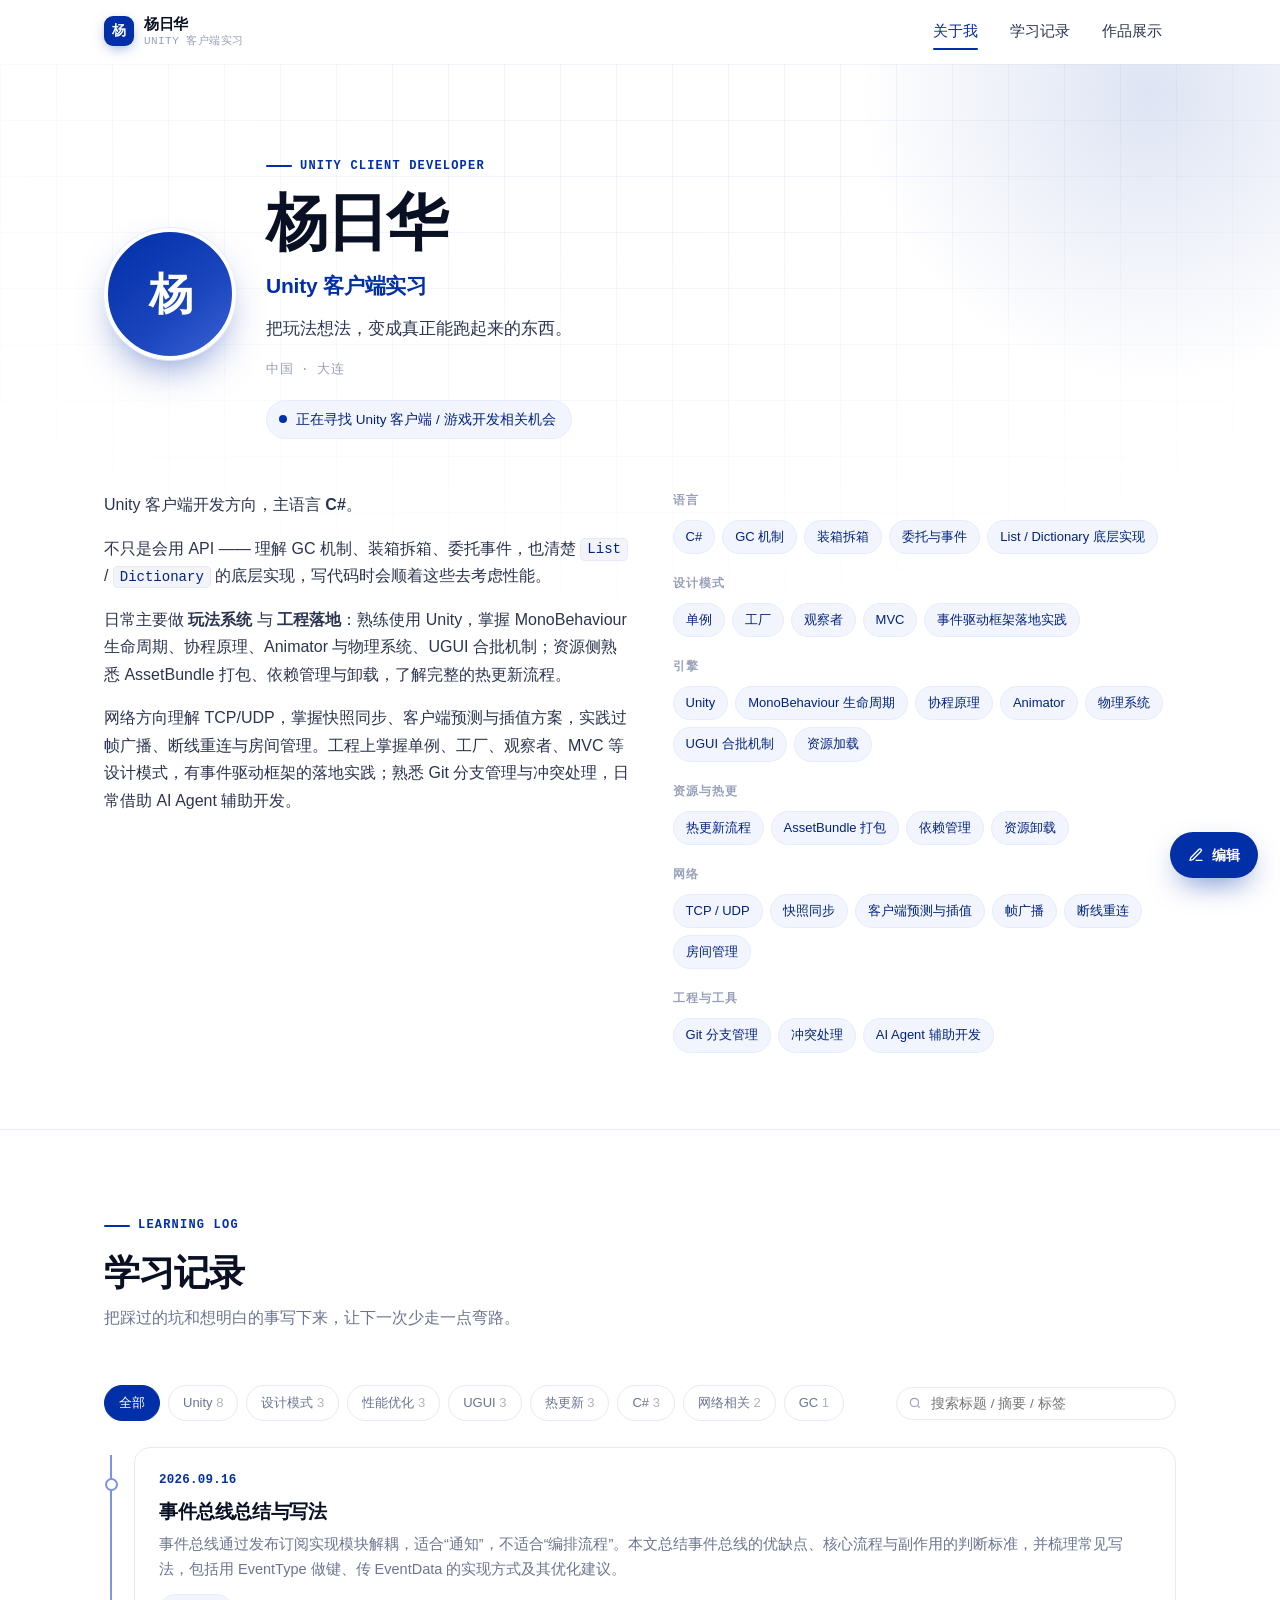
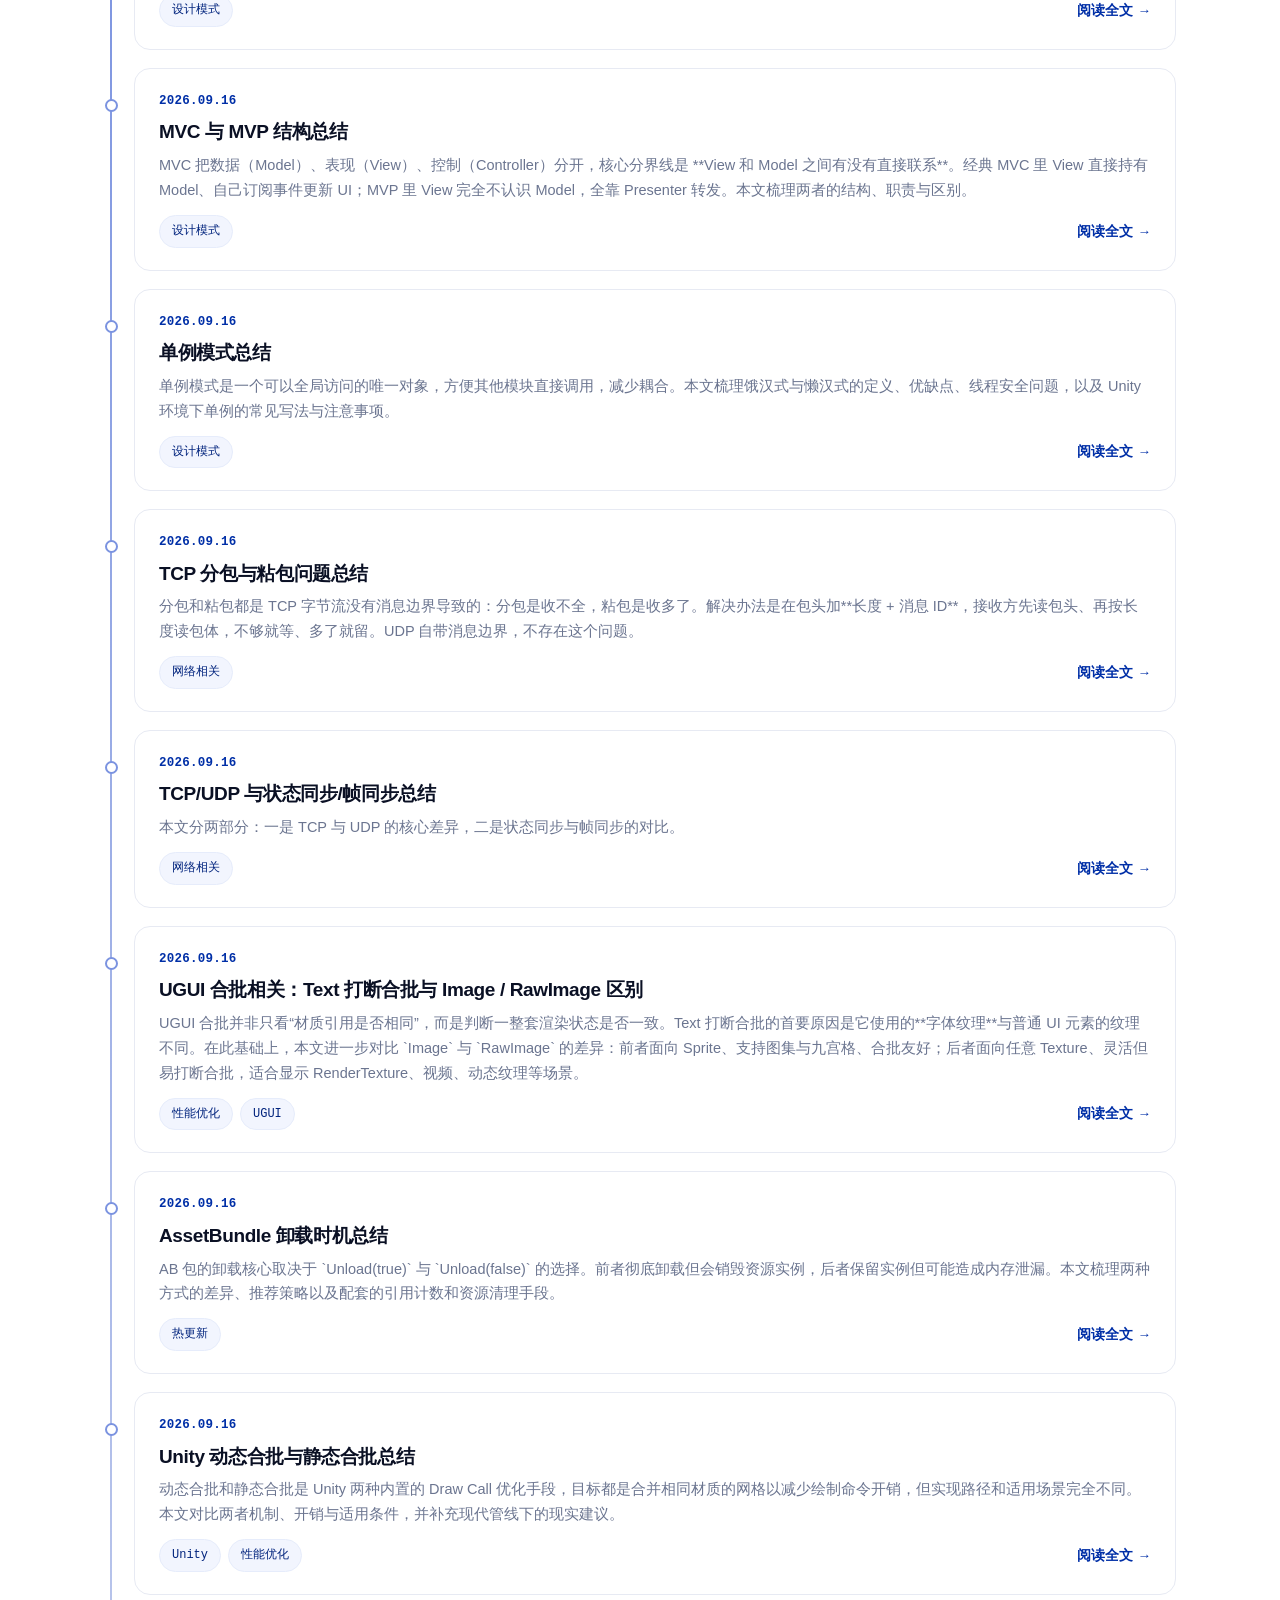
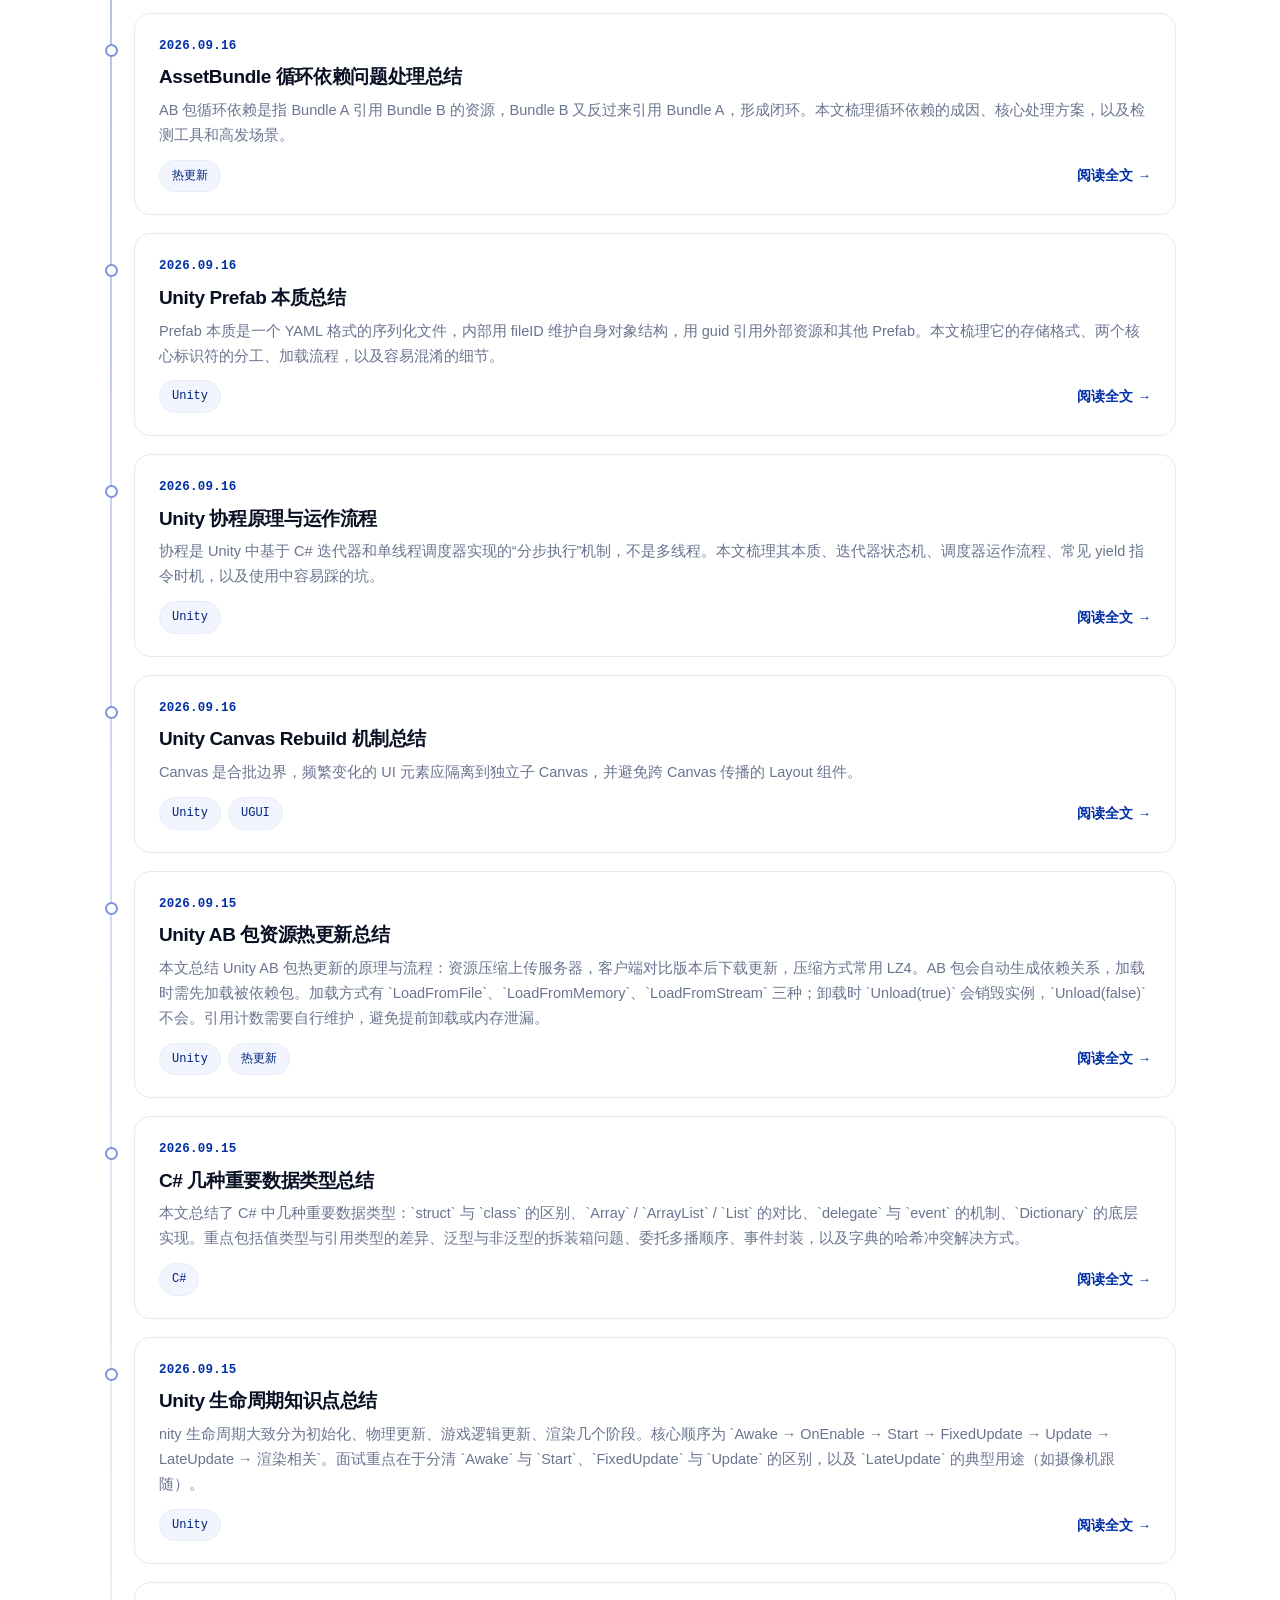
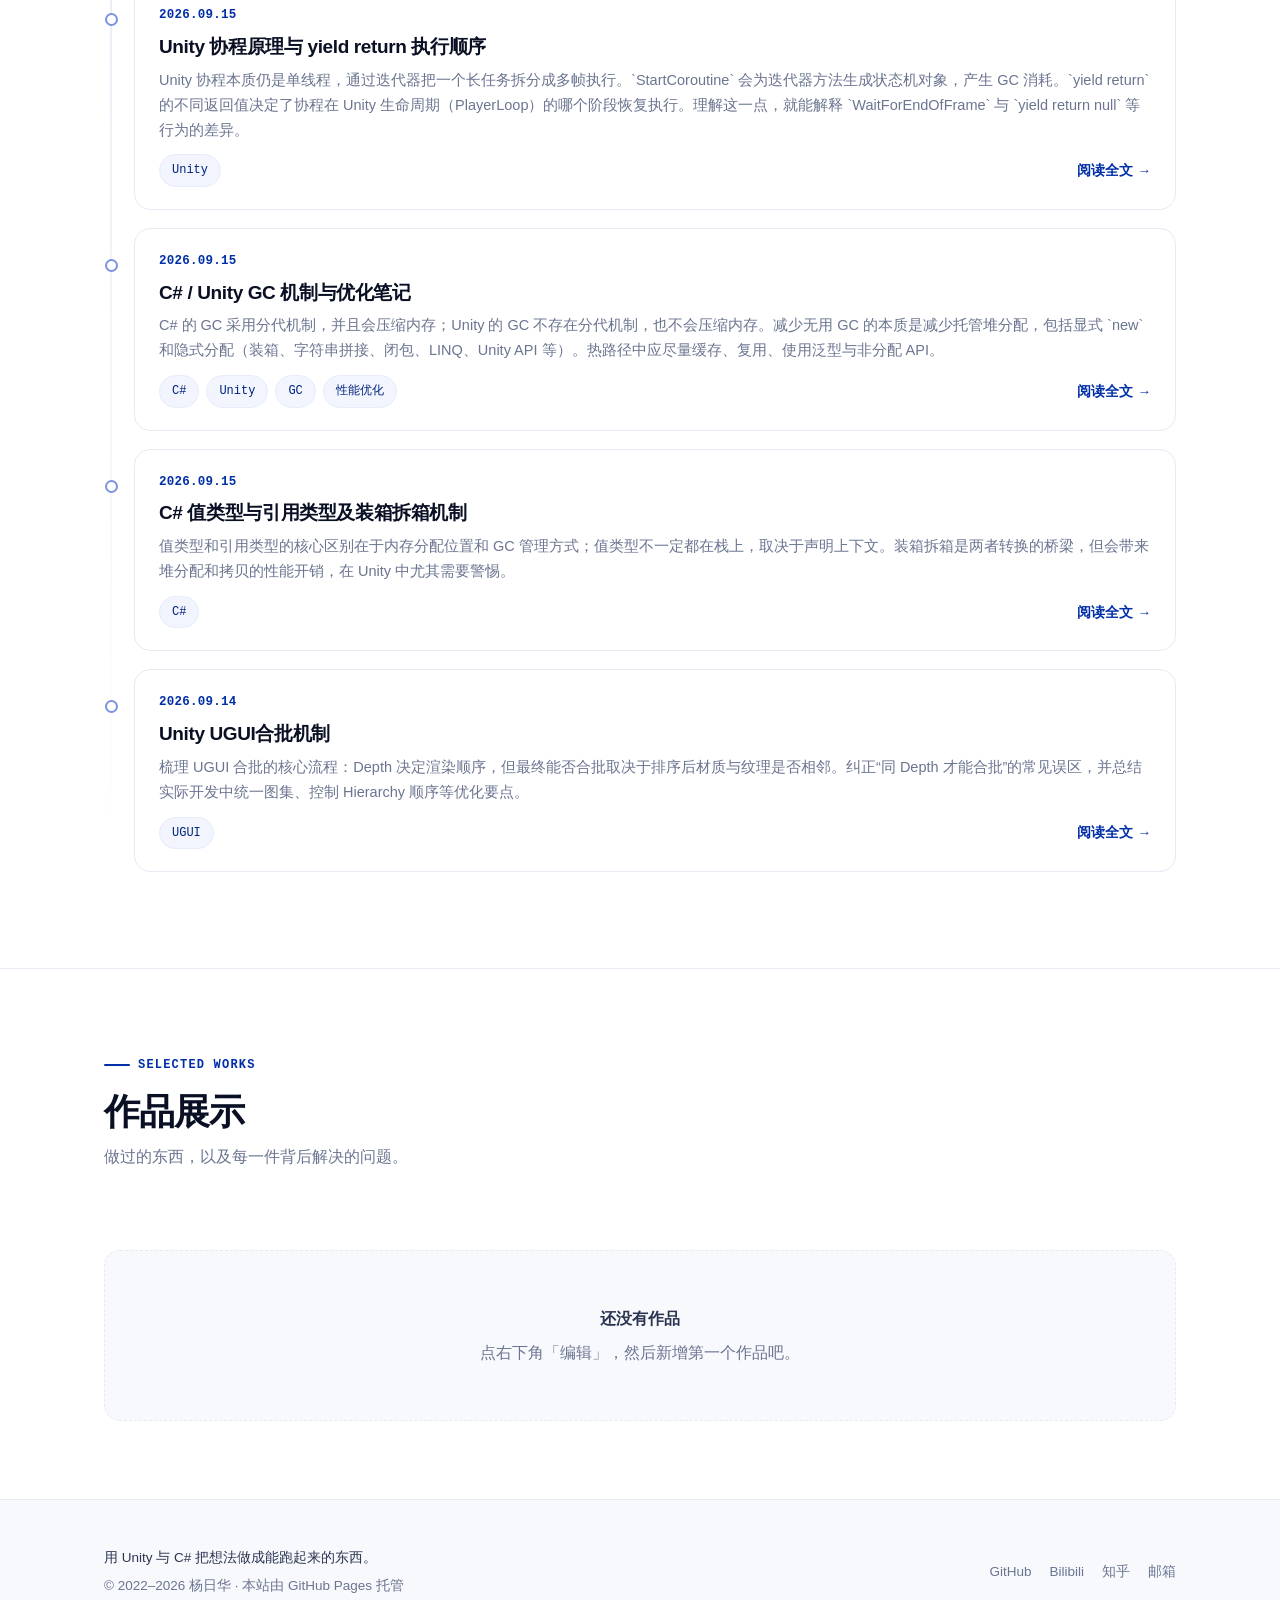
<file: index.html>
<!DOCTYPE html>
<html lang="zh-CN">
<head>
  <meta charset="UTF-8">
  <meta name="viewport" content="width=device-width, initial-scale=1, viewport-fit=cover">
  <title>作品集 · Unity 客户端开发</title>
  <meta name="description" content="Unity 客户端开发工程师个人作品集：自我介绍、学习记录与作品展示。">
  <meta name="theme-color" content="#002FA7">
  <meta name="color-scheme" content="light">

  <!-- 社交分享 -->
  <meta property="og:type" content="website">
  <meta property="og:title" content="作品集 · Unity 客户端开发">
  <meta property="og:description" content="Unity 客户端开发工程师个人作品集：自我介绍、学习记录与作品展示。">

  <link rel="stylesheet" href="styles.css">
  <link rel="icon" href="data:image/svg+xml,%3Csvg xmlns='http://www.w3.org/2000/svg' viewBox='0 0 32 32'%3E%3Crect width='32' height='32' rx='8' fill='%23002FA7'/%3E%3Ctext x='16' y='22' font-family='monospace' font-size='16' font-weight='700' fill='white' text-anchor='middle'%3EU%3C/text%3E%3C/svg%3E">
</head>
<body>

  <div class="progress-bar" id="progressBar"></div>

  <!-- ============ 顶部导航 ============ -->
  <header class="site-header" id="siteHeader">
    <div class="container header-inner">
      <a class="brand" href="#top">
        <span class="brand-mark" id="brandMark">U</span>
        <span>
          <span class="brand-text" id="brandText">作品集</span>
          <span class="brand-sub" id="brandSub">UNITY · CLIENT DEV</span>
        </span>
      </a>
      <nav class="nav" id="nav">
        <a href="#about">关于我</a>
        <a href="#learning">学习记录</a>
        <a href="#works">作品展示</a>
      </nav>
    </div>
  </header>

  <main id="top">

    <!-- ============ 自我介绍 ============ -->
    <section class="hero" id="about">
      <div class="hero-bg" aria-hidden="true"></div>
      <div class="container hero-inner">

        <div class="editable" id="profileHero">
          <div class="hero-top">
            <div class="avatar" id="avatar"></div>
            <div class="hero-meta">
              <div class="eyebrow" id="heroRole">UNITY CLIENT DEVELOPER</div>
              <h1 class="hero-name" id="heroName">加载中…</h1>
              <p class="hero-role" id="heroRoleLine"></p>
              <p class="hero-tagline" id="heroTagline"></p>
              <div id="heroStatusWrap"></div>
            </div>
          </div>

          <div class="stats" id="stats"></div>

          <div class="hero-cols">
            <div class="prose" id="heroBio"></div>
            <div class="skill-groups" id="skillGroups"></div>
          </div>
        </div>

        <div class="add-row">
          <button class="btn btn-soft" data-edit="profile">编辑自我介绍</button>
        </div>
      </div>
    </section>

    <!-- ============ 学习记录 ============ -->
    <section class="section" id="learning">
      <div class="container">
        <div class="section-head">
          <div class="section-head-row">
            <div>
              <div class="eyebrow">LEARNING LOG</div>
              <h2 class="section-title">学习记录</h2>
              <p class="section-desc" id="learningDesc">
                把踩过的坑和想明白的事写下来，让下一次少走一点弯路。
              </p>
            </div>
            <div class="edit-tools-inline">
              <button class="btn btn-soft btn-sm" data-add="learning">＋ 新增记录</button>
            </div>
          </div>
        </div>

        <div class="filters" id="learningFilters"></div>
        <div class="timeline" id="learningList"></div>
        <div class="add-row">
          <button class="btn btn-soft" data-add="learning">＋ 新增学习记录</button>
        </div>
      </div>
    </section>

    <!-- ============ 作品展示 ============ -->
    <section class="section" id="works">
      <div class="container">
        <div class="section-head">
          <div class="section-head-row">
            <div>
              <div class="eyebrow">SELECTED WORKS</div>
              <h2 class="section-title">作品展示</h2>
              <p class="section-desc" id="worksDesc">
                做过的东西，以及每一件背后解决的问题。
              </p>
            </div>
            <div class="edit-tools-inline">
              <button class="btn btn-soft btn-sm" data-add="works">＋ 新增作品</button>
            </div>
          </div>
        </div>

        <div class="filters" id="worksFilters"></div>
        <div class="works-grid" id="worksList"></div>
        <div class="add-row">
          <button class="btn btn-soft" data-add="works">＋ 新增作品</button>
        </div>
      </div>
    </section>

  </main>

  <!-- ============ 页脚 ============ -->
  <footer class="site-footer">
    <div class="container footer-inner">
      <div>
        <div id="footerNote" style="color:var(--ink-2);font-weight:500;margin-bottom:4px"></div>
        <div id="footerCopy"></div>
      </div>
      <div class="footer-links" id="footerLinks"></div>
    </div>
  </footer>

  <!-- ============ 编辑模式浮动按钮 ============ -->
  <button class="admin-fab" id="adminFab" title="进入编辑模式（本地保存 / 导出 / 同步）">
    <svg viewBox="0 0 24 24" width="16" height="16" fill="none" stroke="currentColor" stroke-width="2" stroke-linecap="round" stroke-linejoin="round">
      <path d="M12 20h9"></path>
      <path d="M16.5 3.5a2.12 2.12 0 0 1 3 3L7 19l-4 1 1-4Z"></path>
    </svg>
    <span id="adminFabText">编辑</span>
  </button>

  <!-- ============ 编辑工具栏 ============ -->
  <div class="admin-bar" id="adminBar">
    <div class="admin-bar-inner">
      <span class="admin-tag">编辑模式</span>
      <button class="btn btn-ghost btn-sm" id="btnExportJs">导出 data.js</button>
      <button class="btn btn-ghost btn-sm" id="btnExportJson">导出备份 JSON</button>
      <button class="btn btn-ghost btn-sm" id="btnImport">导入数据</button>
      <button class="btn btn-ghost btn-sm" id="btnGithub">GitHub 同步</button>
      <button class="btn btn-ghost btn-sm" id="btnSettings">设置</button>
      <button class="btn btn-ghost btn-sm" id="btnReset">恢复默认</button>
      <button class="btn btn-primary btn-sm" id="btnExit">完成</button>
    </div>
  </div>

  <!-- ============ 弹层容器 ============ -->
  <div class="modal-mask" id="modalMask">
    <div class="modal" id="modal" role="dialog" aria-modal="true">
      <div class="modal-head">
        <div>
          <div class="modal-title" id="modalTitle"></div>
          <div class="modal-sub" id="modalSub"></div>
        </div>
        <button class="modal-close" id="modalClose" aria-label="关闭">✕</button>
      </div>
      <div class="modal-body" id="modalBody"></div>
      <div class="modal-foot" id="modalFoot"></div>
    </div>
  </div>

  <div class="toast-wrap" id="toastWrap"></div>

  <input type="file" id="filePicker" accept=".json,.js,application/json,text/javascript" hidden>
  <input type="file" id="imagePicker" accept="image/*" hidden>

  <script src="data.js"></script>
  <script src="app.js"></script>
</body>
</html>
</file>
<file: styles.css>
/* ============================================================
   作品集样式表  styles.css
   设计基调：纯白底 + 克莱因蓝（International Klein Blue）
   ============================================================ */

/* ---------------- 设计变量 ---------------- */
:root {
  /* 克莱因蓝主色系 */
  --klein: #002fa7;
  --klein-700: #00237d;
  --klein-500: #1a45bd;
  --klein-300: #7b93e0;
  --klein-100: #e6ecfb;
  --klein-050: #f2f5fe;

  /* 中性色 */
  --ink: #0a1024;
  --ink-2: #2b3550;
  --muted: #6b7590;
  --muted-2: #97a0b8;
  --line: #e7eaf3;
  --line-2: #f0f2f8;
  --bg: #ffffff;
  --surface: #f8f9fd;
  --surface-2: #f2f4fa;

  /* 语义色 */
  --danger: #d92d20;
  --danger-bg: #fef3f2;
  --ok: #067647;

  /* 排版 */
  --font-sans: "Inter", -apple-system, BlinkMacSystemFont, "Segoe UI",
    "PingFang SC", "Hiragino Sans GB", "Microsoft YaHei", "Noto Sans SC", sans-serif;
  --font-mono: "JetBrains Mono", "SFMono-Regular", "SF Mono", Consolas,
    "Liberation Mono", Menlo, monospace;

  /* 尺寸 */
  --radius: 16px;
  --radius-sm: 10px;
  --radius-lg: 22px;
  --shadow-sm: 0 1px 2px rgba(10, 16, 36, .05);
  --shadow: 0 8px 24px -12px rgba(10, 16, 36, .16);
  --shadow-lg: 0 24px 60px -24px rgba(0, 47, 167, .28);
  --header-h: 64px;
  --maxw: 1120px;
}

/* ---------------- 基础重置 ---------------- */
*,
*::before,
*::after { box-sizing: border-box; }

html {
  scroll-behavior: smooth;
  scroll-padding-top: calc(var(--header-h) + 16px);
  -webkit-text-size-adjust: 100%;
}

body {
  margin: 0;
  background: var(--bg);
  color: var(--ink);
  font-family: var(--font-sans);
  font-size: 16px;
  line-height: 1.72;
  font-feature-settings: "kern" 1, "liga" 1;
  -webkit-font-smoothing: antialiased;
  -moz-osx-font-smoothing: grayscale;
}

img { max-width: 100%; display: block; }
a { color: var(--klein); text-decoration: none; }
a:hover { text-decoration: underline; text-underline-offset: 3px; }
button { font: inherit; cursor: pointer; }
h1, h2, h3, h4, h5, h6 { margin: 0; line-height: 1.3; font-weight: 700; letter-spacing: -.01em; }
p { margin: 0 0 1em; }
::selection { background: var(--klein); color: #fff; }

.container {
  width: 100%;
  max-width: var(--maxw);
  margin: 0 auto;
  padding: 0 24px;
}

/* 滚动条 */
::-webkit-scrollbar { width: 10px; height: 10px; }
::-webkit-scrollbar-track { background: var(--surface); }
::-webkit-scrollbar-thumb { background: #cdd3e4; border-radius: 99px; border: 2px solid var(--surface); }
::-webkit-scrollbar-thumb:hover { background: var(--klein-300); }

/* ---------------- 阅读进度条 ---------------- */
.progress-bar {
  position: fixed; top: 0; left: 0; height: 2px; width: 0;
  background: linear-gradient(90deg, var(--klein), var(--klein-300));
  z-index: 200; transition: width .1s linear;
}

/* ---------------- 顶部导航 ---------------- */
.site-header {
  position: sticky; top: 0; z-index: 100;
  height: var(--header-h);
  background: rgba(255, 255, 255, .82);
  backdrop-filter: saturate(180%) blur(14px);
  -webkit-backdrop-filter: saturate(180%) blur(14px);
  border-bottom: 1px solid transparent;
  transition: border-color .25s ease, box-shadow .25s ease;
}
.site-header.is-scrolled {
  border-bottom-color: var(--line);
  box-shadow: 0 1px 12px -6px rgba(10, 16, 36, .14);
}
.header-inner {
  height: 100%; display: flex; align-items: center; gap: 20px;
  justify-content: space-between;
}

.brand {
  display: flex; align-items: center; gap: 10px;
  color: var(--ink); font-weight: 700; letter-spacing: -.02em;
  text-decoration: none; white-space: nowrap;
}
.brand:hover { text-decoration: none; }
.brand-mark {
  width: 30px; height: 30px; border-radius: 9px;
  background: var(--klein); color: #fff;
  display: grid; place-items: center;
  font-family: var(--font-mono); font-size: 14px; font-weight: 700;
  box-shadow: 0 4px 14px -4px rgba(0, 47, 167, .55);
}
.brand-text { display: block; font-size: 15px; line-height: 1.25; }
.brand-sub {
  display: block;
  font-family: var(--font-mono); font-size: 11px; font-weight: 500;
  color: var(--muted-2); letter-spacing: .04em; line-height: 1.3;
}

.nav { display: flex; align-items: center; gap: 4px; }
.nav a {
  position: relative; padding: 8px 14px; border-radius: 8px;
  color: var(--ink-2); font-size: 14.5px; font-weight: 500;
  text-decoration: none; transition: color .18s, background .18s;
}
.nav a:hover { color: var(--klein); background: var(--klein-050); text-decoration: none; }
.nav a.is-active { color: var(--klein); }
.nav a.is-active::after {
  content: ""; position: absolute; left: 14px; right: 14px; bottom: 2px;
  height: 2px; border-radius: 2px; background: var(--klein);
}

/* ---------------- 按钮 ---------------- */
.btn {
  display: inline-flex; align-items: center; justify-content: center; gap: 7px;
  padding: 9px 18px; border-radius: 10px; border: 1px solid transparent;
  font-size: 14px; font-weight: 600; line-height: 1.4;
  text-decoration: none; white-space: nowrap;
  transition: background .18s, color .18s, border-color .18s, transform .18s, box-shadow .18s;
}
.btn:hover { text-decoration: none; }
.btn:active { transform: translateY(1px); }
.btn-primary { background: var(--klein); color: #fff; box-shadow: 0 6px 18px -8px rgba(0, 47, 167, .6); }
.btn-primary:hover { background: var(--klein-700); box-shadow: 0 10px 24px -10px rgba(0, 47, 167, .7); }
.btn-ghost { background: #fff; color: var(--ink-2); border-color: var(--line); }
.btn-ghost:hover { border-color: var(--klein-300); color: var(--klein); background: var(--klein-050); }
.btn-soft { background: var(--klein-100); color: var(--klein); }
.btn-soft:hover { background: #dae3fa; }
.btn-danger { background: #fff; color: var(--danger); border-color: #f6d2ce; }
.btn-danger:hover { background: var(--danger-bg); border-color: #eaa9a1; }
.btn-sm { padding: 6px 12px; font-size: 13px; border-radius: 8px; }
.btn-block { width: 100%; }
.btn[disabled] { opacity: .5; pointer-events: none; }

/* ---------------- Hero / 自我介绍 ---------------- */
.hero {
  position: relative; overflow: hidden;
  padding: 84px 0 76px;
  border-bottom: 1px solid var(--line);
}
.hero-bg { position: absolute; inset: 0; pointer-events: none; z-index: 0; }
.hero-bg::before {
  content: ""; position: absolute; inset: 0;
  background-image:
    linear-gradient(to right, rgba(0, 47, 167, .055) 1px, transparent 1px),
    linear-gradient(to bottom, rgba(0, 47, 167, .055) 1px, transparent 1px);
  background-size: 56px 56px;
  -webkit-mask-image: radial-gradient(ellipse 90% 70% at 50% 0%, #000 20%, transparent 78%);
  mask-image: radial-gradient(ellipse 90% 70% at 50% 0%, #000 20%, transparent 78%);
}
.hero-bg::after {
  content: ""; position: absolute; width: 620px; height: 620px; right: -180px; top: -280px;
  background: radial-gradient(circle, rgba(0, 47, 167, .13) 0%, rgba(0, 47, 167, 0) 66%);
  border-radius: 50%;
}
.hero-inner { position: relative; z-index: 1; }

.hero-top { display: flex; align-items: center; gap: 30px; flex-wrap: wrap; }

.avatar {
  flex: 0 0 auto; width: 132px; height: 132px; border-radius: 50%;
  overflow: hidden; position: relative;
  background: linear-gradient(140deg, var(--klein), var(--klein-500) 60%, #3d63d6);
  color: #fff; display: grid; place-items: center;
  font-size: 44px; font-weight: 700; letter-spacing: -.03em;
  box-shadow: 0 18px 44px -18px rgba(0, 47, 167, .7);
  border: 4px solid #fff;
  outline: 1px solid var(--klein-100);
}
.avatar img { width: 100%; height: 100%; object-fit: cover; }

.hero-meta { flex: 1 1 340px; min-width: 260px; }

.eyebrow {
  display: inline-flex; align-items: center; gap: 8px;
  font-family: var(--font-mono); font-size: 12px; font-weight: 600;
  letter-spacing: .1em; text-transform: uppercase; color: var(--klein);
  margin-bottom: 14px;
}
.eyebrow::before {
  content: ""; width: 26px; height: 2px; border-radius: 2px; background: var(--klein);
}

.hero-name {
  font-size: clamp(38px, 6vw, 62px); letter-spacing: -.035em; line-height: 1.06;
  margin-bottom: 12px;
}
.hero-role {
  font-size: clamp(17px, 2.2vw, 21px); font-weight: 600; color: var(--klein);
  letter-spacing: -.01em; margin-bottom: 10px;
}
.hero-tagline { font-size: 17px; color: var(--ink-2); max-width: 62ch; }

.hero-status {
  display: inline-flex; align-items: center; gap: 9px; margin-top: 18px;
  padding: 7px 15px 7px 12px; border-radius: 99px;
  background: var(--klein-050); border: 1px solid var(--klein-100);
  font-size: 13.5px; color: var(--klein-700); font-weight: 500;
}
.pulse-dot {
  width: 8px; height: 8px; border-radius: 50%; background: var(--klein);
  box-shadow: 0 0 0 0 rgba(0, 47, 167, .5); animation: pulse 2.2s infinite;
}
@keyframes pulse {
  0% { box-shadow: 0 0 0 0 rgba(0, 47, 167, .45); }
  70% { box-shadow: 0 0 0 9px rgba(0, 47, 167, 0); }
  100% { box-shadow: 0 0 0 0 rgba(0, 47, 167, 0); }
}

/* 数据亮点 */
.stats {
  display: grid; grid-template-columns: repeat(auto-fit, minmax(150px, 1fr));
  gap: 1px; margin-top: 48px;
  background: var(--line); border: 1px solid var(--line);
  border-radius: var(--radius); overflow: hidden;
}
.stat { background: #fff; padding: 20px 22px; }
.stat-value {
  font-size: 27px; font-weight: 700; color: var(--klein);
  letter-spacing: -.03em; font-family: var(--font-mono); line-height: 1.2;
}
.stat-label { font-size: 13.5px; color: var(--muted); margin-top: 3px; }

/* 简介 + 技能 */
.hero-cols {
  display: grid; grid-template-columns: minmax(0, 1.05fr) minmax(0, 1fr);
  gap: 40px; margin-top: 52px; align-items: start;
}
.prose { color: var(--ink-2); font-size: 16px; }
.prose > *:last-child { margin-bottom: 0; }
.prose h2, .prose h3, .prose h4 { color: var(--ink); margin: 1.4em 0 .5em; }
.prose h2 { font-size: 21px; }
.prose h3 { font-size: 18px; }
.prose ul, .prose ol { margin: 0 0 1em; padding-left: 1.35em; }
.prose li { margin: .3em 0; }
.prose li::marker { color: var(--klein-300); }
.prose blockquote {
  margin: 1.1em 0; padding: 12px 18px;
  border-left: 3px solid var(--klein); background: var(--klein-050);
  border-radius: 0 var(--radius-sm) var(--radius-sm) 0; color: var(--ink-2);
}
.prose blockquote p:last-child { margin-bottom: 0; }
.prose code {
  font-family: var(--font-mono); font-size: .875em;
  background: var(--surface-2); color: var(--klein-700);
  padding: .16em .42em; border-radius: 5px; border: 1px solid var(--line);
}
.prose pre {
  background: #0b1220; color: #d7e0ff; padding: 16px 18px; border-radius: var(--radius-sm);
  overflow-x: auto; margin: 1.1em 0; font-size: 13.5px; line-height: 1.7;
  border: 1px solid #1b2540;
}
.prose pre code { background: none; border: none; padding: 0; color: inherit; font-size: inherit; }
.prose hr { border: none; border-top: 1px solid var(--line); margin: 1.6em 0; }
.prose table { width: 100%; border-collapse: collapse; margin: 1.1em 0; font-size: 14.5px; }
.prose th, .prose td { border: 1px solid var(--line); padding: 9px 13px; text-align: left; }
.prose th { background: var(--surface); font-weight: 600; color: var(--ink); }
.prose img { border-radius: var(--radius-sm); border: 1px solid var(--line); margin: 1em 0; }

/* 技能分组 */
.skill-groups { display: flex; flex-direction: column; gap: 20px; }
.skill-group-title {
  font-family: var(--font-mono); font-size: 11.5px; font-weight: 600;
  letter-spacing: .1em; text-transform: uppercase; color: var(--muted-2);
  margin-bottom: 9px;
}
.chips { display: flex; flex-wrap: wrap; gap: 7px; }
.chip {
  display: inline-flex; align-items: center;
  padding: 5px 12px; border-radius: 99px;
  background: var(--klein-050); border: 1px solid var(--klein-100);
  color: var(--klein-700); font-size: 13px; font-weight: 500;
  transition: background .16s, border-color .16s;
}
.chip:hover { background: var(--klein-100); border-color: var(--klein-300); }
.chip-neutral { background: var(--surface); border-color: var(--line); color: var(--muted); }
.chip-mono { font-family: var(--font-mono); font-size: 12px; }

/* ---------------- 通用区块 ---------------- */
.section { padding: 78px 0; border-bottom: 1px solid var(--line); }
.section:last-of-type { border-bottom: none; }
.section-head { margin-bottom: 38px; }
.section-head-row {
  display: flex; align-items: flex-end; justify-content: space-between;
  gap: 24px; flex-wrap: wrap;
}
.section-title { font-size: clamp(26px, 3.4vw, 36px); letter-spacing: -.03em; }
.section-desc { color: var(--muted); font-size: 15.5px; margin-top: 8px; max-width: 62ch; }

/* 筛选 / 搜索 */
.filters {
  display: flex; flex-wrap: wrap; gap: 8px; align-items: center;
  margin-bottom: 26px;
}
.filter-chip {
  padding: 6px 14px; border-radius: 99px; border: 1px solid var(--line);
  background: #fff; color: var(--muted); font-size: 13px; font-weight: 500;
  transition: all .16s;
}
.filter-chip:hover { border-color: var(--klein-300); color: var(--klein); }
.filter-chip.is-on { background: var(--klein); border-color: var(--klein); color: #fff; }
.search-box {
  flex: 1 1 200px; max-width: 280px; margin-left: auto; position: relative;
}
.search-box input {
  width: 100%; padding: 8px 14px 8px 34px; border-radius: 99px;
  border: 1px solid var(--line); background: #fff; color: var(--ink);
  font-size: 13.5px; font-family: inherit; outline: none; transition: all .16s;
}
.search-box input:focus { border-color: var(--klein); box-shadow: 0 0 0 3px var(--klein-100); }
.search-box svg {
  position: absolute; left: 12px; top: 50%; transform: translateY(-50%);
  width: 14px; height: 14px; stroke: var(--muted-2); fill: none; stroke-width: 2;
}

/* ---------------- 学习记录（时间线） ---------------- */
.timeline { position: relative; padding-left: 30px; }
.timeline::before {
  content: ""; position: absolute; left: 6px; top: 8px; bottom: 8px;
  width: 1.5px; background: linear-gradient(180deg, var(--klein-300), var(--line) 75%, transparent);
}
.post {
  position: relative; margin-bottom: 18px;
  background: #fff; border: 1px solid var(--line); border-radius: var(--radius);
  padding: 22px 24px; cursor: pointer;
  transition: border-color .2s, box-shadow .2s, transform .2s;
}
.post:hover { border-color: var(--klein-300); box-shadow: var(--shadow); transform: translateY(-2px); }
.post::before {
  content: ""; position: absolute; left: -30px; top: 30px;
  width: 13px; height: 13px; border-radius: 50%;
  background: #fff; border: 2.5px solid var(--klein-300);
  transition: border-color .2s, background .2s;
}
.post:hover::before { border-color: var(--klein); background: var(--klein-100); }

.post-head { display: flex; align-items: center; gap: 12px; flex-wrap: wrap; margin-bottom: 8px; }
.post-date {
  font-family: var(--font-mono); font-size: 12.5px; font-weight: 600;
  color: var(--klein); letter-spacing: .02em;
}
.post-title { font-size: 19px; letter-spacing: -.02em; margin-bottom: 8px; }
.post:hover .post-title { color: var(--klein); }
.post-summary { color: var(--muted); font-size: 14.5px; margin-bottom: 12px; }
.post-foot { display: flex; align-items: center; justify-content: space-between; gap: 14px; flex-wrap: wrap; }
.post-more {
  font-size: 13.5px; font-weight: 600; color: var(--klein);
  display: inline-flex; align-items: center; gap: 5px;
}
.post-more::after { content: "→"; transition: transform .2s; }
.post:hover .post-more::after { transform: translateX(3px); }

/* ---------------- 作品展示 ---------------- */
.works-grid {
  display: grid; grid-template-columns: repeat(auto-fill, minmax(320px, 1fr));
  gap: 22px;
}
.work-card {
  display: flex; flex-direction: column; overflow: hidden;
  background: #fff; border: 1px solid var(--line); border-radius: var(--radius);
  cursor: pointer; position: relative;
  transition: border-color .2s, box-shadow .2s, transform .2s;
}
.work-card:hover {
  border-color: var(--klein-300); box-shadow: var(--shadow-lg); transform: translateY(-4px);
}
.work-cover {
  position: relative; aspect-ratio: 16 / 9; overflow: hidden;
  background: linear-gradient(135deg, var(--klein) 0%, var(--klein-500) 55%, #4166d8 100%);
  display: grid; place-items: center;
}
.work-cover img { width: 100%; height: 100%; object-fit: cover; transition: transform .5s ease; }
.work-card:hover .work-cover img { transform: scale(1.05); }
.work-cover-ph {
  position: relative; z-index: 1; text-align: center; color: #fff; padding: 20px;
}
.work-cover-ph::before {
  content: ""; position: absolute; inset: -1000px;
  background-image:
    linear-gradient(to right, rgba(255, 255, 255, .07) 1px, transparent 1px),
    linear-gradient(to bottom, rgba(255, 255, 255, .07) 1px, transparent 1px);
  background-size: 34px 34px; z-index: -1;
}
.work-cover-initial {
  font-family: var(--font-mono); font-size: 42px; font-weight: 700;
  letter-spacing: -.05em; opacity: .95; line-height: 1;
}
.work-cover-year {
  font-family: var(--font-mono); font-size: 12px; letter-spacing: .22em;
  opacity: .7; margin-top: 8px;
}
.badge-featured {
  position: absolute; top: 12px; left: 12px; z-index: 2;
  padding: 4px 11px; border-radius: 99px;
  background: rgba(255, 255, 255, .95); color: var(--klein);
  font-size: 11.5px; font-weight: 700; letter-spacing: .04em;
  backdrop-filter: blur(6px); box-shadow: var(--shadow-sm);
}
.work-body { padding: 20px 22px 22px; display: flex; flex-direction: column; flex: 1; }
.work-title { font-size: 18.5px; letter-spacing: -.02em; margin-bottom: 5px; }
.work-card:hover .work-title { color: var(--klein); }
.work-sub { font-size: 13.5px; color: var(--muted); margin-bottom: 12px; }
.work-desc {
  font-size: 14px; color: var(--ink-2); margin-bottom: 14px;
  display: -webkit-box; -webkit-line-clamp: 3; -webkit-box-orient: vertical;
  overflow: hidden;
}
.work-tags { display: flex; flex-wrap: wrap; gap: 6px; margin-top: auto; }

/* ---------------- 空状态 ---------------- */
.empty {
  text-align: center; padding: 54px 24px; border: 1px dashed var(--line);
  border-radius: var(--radius); color: var(--muted); background: var(--surface);
}
.empty-title { font-weight: 600; color: var(--ink-2); margin-bottom: 6px; }

/* ---------------- 页脚 ---------------- */
.site-footer {
  padding: 46px 0 40px; border-top: 1px solid var(--line); background: var(--surface);
}
.footer-inner {
  display: flex; align-items: center; justify-content: space-between;
  gap: 20px; flex-wrap: wrap; color: var(--muted); font-size: 13.5px;
}
.footer-links { display: flex; gap: 18px; flex-wrap: wrap; }
.footer-links a { color: var(--muted); font-weight: 500; }
.footer-links a:hover { color: var(--klein); }

/* ---------------- 阅读器 / 详情弹层 ---------------- */
.modal-mask {
  position: fixed; inset: 0; z-index: 300;
  background: rgba(10, 16, 36, .5);
  backdrop-filter: blur(6px); -webkit-backdrop-filter: blur(6px);
  display: flex; align-items: flex-start; justify-content: center;
  padding: 40px 20px; overflow-y: auto;
  opacity: 0; visibility: hidden; transition: opacity .22s, visibility .22s;
}
.modal-mask.is-open { opacity: 1; visibility: visible; }
.modal {
  background: #fff; border-radius: var(--radius-lg); width: 100%; max-width: 720px;
  box-shadow: 0 40px 100px -30px rgba(10, 16, 36, .5);
  transform: translateY(14px) scale(.99); transition: transform .26s cubic-bezier(.2, .8, .3, 1);
  overflow: hidden; margin: auto 0;
}
.modal-mask.is-open .modal { transform: none; }
.modal-lg { max-width: 840px; }
.modal-head {
  display: flex; align-items: flex-start; justify-content: space-between; gap: 18px;
  padding: 24px 28px 18px; border-bottom: 1px solid var(--line);
  position: sticky; top: 0; background: #fff; z-index: 2;
}
.modal-title { font-size: 20px; letter-spacing: -.02em; }
.modal-sub { font-size: 13.5px; color: var(--muted); margin-top: 5px; }
.modal-close {
  flex: 0 0 auto; width: 34px; height: 34px; border-radius: 9px;
  border: 1px solid var(--line); background: #fff; color: var(--muted);
  display: grid; place-items: center; font-size: 18px; line-height: 1;
  transition: all .16s;
}
.modal-close:hover { background: var(--danger-bg); border-color: #f6d2ce; color: var(--danger); }
.modal-body { padding: 26px 28px; }
.modal-foot {
  display: flex; align-items: center; justify-content: flex-end; gap: 10px;
  padding: 18px 28px; border-top: 1px solid var(--line); background: var(--surface);
  position: sticky; bottom: 0; flex-wrap: wrap;
}
.modal-foot .spacer { margin-right: auto; }

/* 阅读器样式（文章正文） */
.reader-meta {
  display: flex; align-items: center; gap: 12px; flex-wrap: wrap;
  padding-bottom: 18px; margin-bottom: 22px; border-bottom: 1px solid var(--line);
}
.reader-body { font-size: 16px; color: var(--ink-2); }

/* ---------------- 表单 ---------------- */
.field { margin-bottom: 18px; }
.field:last-child { margin-bottom: 0; }
.field-label {
  display: block; font-size: 13px; font-weight: 600; color: var(--ink-2);
  margin-bottom: 7px; letter-spacing: -.005em;
}
.field-hint { font-size: 12px; color: var(--muted-2); margin-top: 6px; line-height: 1.6; }
.field-hint code {
  font-family: var(--font-mono); background: var(--surface-2);
  padding: 1px 5px; border-radius: 4px; font-size: 11.5px; color: var(--klein-700);
}
.input, .textarea, .select {
  width: 100%; padding: 10px 13px; border-radius: var(--radius-sm);
  border: 1px solid var(--line); background: #fff; color: var(--ink);
  font-family: inherit; font-size: 14.5px; line-height: 1.6;
  outline: none; transition: border-color .16s, box-shadow .16s;
}
.input:focus, .textarea:focus, .select:focus {
  border-color: var(--klein); box-shadow: 0 0 0 3px var(--klein-100);
}
.textarea { resize: vertical; min-height: 88px; }
.textarea-tall { min-height: 200px; }
.textarea-code { font-family: var(--font-mono); font-size: 13px; line-height: 1.7; }
.field-row { display: grid; grid-template-columns: 1fr 1fr; gap: 16px; }

.checkbox-row {
  display: flex; align-items: center; gap: 9px; cursor: pointer;
  padding: 11px 14px; border: 1px solid var(--line); border-radius: var(--radius-sm);
  font-size: 14px; color: var(--ink-2); transition: border-color .16s, background .16s;
}
.checkbox-row:hover { border-color: var(--klein-300); background: var(--klein-050); }
.checkbox-row input { width: 16px; height: 16px; accent-color: var(--klein); cursor: pointer; }

/* 图片字段 */
.image-field {
  display: flex; gap: 16px; align-items: flex-start;
  padding: 14px; border: 1px dashed var(--line); border-radius: var(--radius-sm);
  background: var(--surface);
}
.image-preview {
  flex: 0 0 auto; width: 132px; height: 84px; border-radius: 8px; overflow: hidden;
  background: var(--surface-2); display: grid; place-items: center;
  border: 1px solid var(--line); color: var(--muted-2); font-size: 12px; text-align: center;
}
.image-preview img { width: 100%; height: 100%; object-fit: cover; }
.image-actions { flex: 1; display: flex; flex-direction: column; gap: 8px; min-width: 0; }
.image-actions .input { font-size: 13px; }

/* ---------------- 编辑模式 ---------------- */
.admin-fab {
  position: fixed; right: 22px; bottom: 22px; z-index: 150;
  display: inline-flex; align-items: center; gap: 8px;
  padding: 11px 18px; border-radius: 99px; border: none;
  background: var(--klein); color: #fff; font-size: 14px; font-weight: 600;
  box-shadow: 0 12px 30px -10px rgba(0, 47, 167, .65);
  transition: transform .2s, box-shadow .2s, background .2s;
}
.admin-fab:hover { transform: translateY(-2px); box-shadow: 0 18px 38px -12px rgba(0, 47, 167, .75); }
.admin-fab.is-on { background: var(--ink); box-shadow: 0 12px 30px -12px rgba(10, 16, 36, .6); }

.admin-bar {
  position: fixed; left: 0; right: 0; bottom: 0; z-index: 160;
  background: rgba(10, 16, 36, .96); backdrop-filter: blur(12px);
  border-top: 1px solid rgba(255, 255, 255, .1);
  padding: 11px 20px; display: none;
}
.admin-bar.is-on { display: block; }
.admin-bar-inner {
  max-width: var(--maxw); margin: 0 auto;
  display: flex; align-items: center; gap: 10px; flex-wrap: wrap;
}
.admin-tag {
  display: inline-flex; align-items: center; gap: 7px;
  font-family: var(--font-mono); font-size: 12px; font-weight: 600;
  color: #7ee0b0; letter-spacing: .06em; text-transform: uppercase;
  margin-right: auto;
}
.admin-tag::before {
  content: ""; width: 7px; height: 7px; border-radius: 50%;
  background: #7ee0b0; animation: pulse 2s infinite;
}
.admin-bar .btn-ghost { background: rgba(255, 255, 255, .08); border-color: rgba(255, 255, 255, .16); color: #e8ecf8; }
.admin-bar .btn-ghost:hover { background: rgba(255, 255, 255, .16); border-color: rgba(255, 255, 255, .3); color: #fff; }
.admin-bar .btn-primary { background: #2f56cf; }
.admin-bar .btn-primary:hover { background: #3d66e0; }

/* ---------------- 文件更新提示条 ---------------- */
.drift-bar {
  position: fixed; top: calc(var(--header-h) + 12px); left: 50%; transform: translateX(-50%);
  z-index: 380; width: min(760px, calc(100vw - 32px));
  display: flex; align-items: center; gap: 14px;
  padding: 13px 16px; border-radius: 13px;
  background: #fff; border: 1px solid var(--klein-100);
  box-shadow: var(--shadow-lg);
}
.drift-msg { flex: 1; min-width: 0; font-size: 13.5px; line-height: 1.55; color: var(--ink-2); }
.drift-msg strong { display: block; font-size: 14px; color: var(--ink); margin-bottom: 2px; }
.drift-msg span { display: block; }
.drift-actions { display: flex; gap: 8px; flex-shrink: 0; }

/* 编辑模式下出现的操作按钮 */
.editable { position: relative; }
.edit-tools {
  position: absolute; top: -12px; right: -6px; z-index: 20;
  display: none; gap: 6px; align-items: center;
}
.is-admin .edit-tools { display: flex; }
.is-admin .edit-tools-inline { display: inline-flex; }
.edit-tools-inline { display: none; gap: 6px; }
.tool-btn {
  width: 30px; height: 30px; border-radius: 8px; border: 1px solid var(--line);
  background: #fff; color: var(--muted); display: grid; place-items: center;
  box-shadow: var(--shadow-sm); transition: all .16s;
}
.tool-btn:hover { border-color: var(--klein); color: var(--klein); background: var(--klein-050); }
.tool-btn.danger:hover { border-color: var(--danger); color: var(--danger); background: var(--danger-bg); }
.tool-btn svg { width: 15px; height: 15px; fill: none; stroke: currentColor; stroke-width: 1.9; stroke-linecap: round; stroke-linejoin: round; }

.is-admin .post,
.is-admin .work-card { cursor: default; }
.is-admin .post:hover,
.is-admin .work-card:hover { transform: none; }
.is-admin .hero-top,
.is-admin .hero-cols,
.is-admin .stats { outline: 1px dashed var(--klein-300); outline-offset: 6px; border-radius: 6px; }

.add-row {
  display: none; margin-top: 20px;
}
.is-admin .add-row { display: flex; }

/* ---------------- 提示条 ---------------- */
.toast-wrap {
  position: fixed; top: 78px; left: 50%; transform: translateX(-50%);
  z-index: 400; display: flex; flex-direction: column; gap: 8px; align-items: center;
  pointer-events: none;
}
.toast {
  display: flex; align-items: center; gap: 9px;
  padding: 11px 18px; border-radius: 11px;
  background: var(--ink); color: #fff; font-size: 14px; font-weight: 500;
  box-shadow: 0 14px 34px -12px rgba(10, 16, 36, .55);
  animation: toast-in .28s cubic-bezier(.2, .9, .3, 1);
  max-width: 90vw;
}
.toast.ok { background: #0f7a4d; }
.toast.err { background: #b32318; }
@keyframes toast-in {
  from { opacity: 0; transform: translateY(-12px); }
  to { opacity: 1; transform: none; }
}

/* ---------------- 入场动画 ---------------- */
.reveal { opacity: 0; transform: translateY(18px); }
.reveal.is-in {
  opacity: 1; transform: none;
  transition: opacity .6s cubic-bezier(.2, .7, .3, 1), transform .6s cubic-bezier(.2, .7, .3, 1);
}
@media (prefers-reduced-motion: reduce) {
  html { scroll-behavior: auto; }
  .reveal { opacity: 1; transform: none; }
  * { animation-duration: .001ms !important; transition-duration: .001ms !important; }
}

/* ---------------- 响应式 ---------------- */
@media (max-width: 900px) {
  .hero-cols { grid-template-columns: 1fr; gap: 34px; }
  .hero { padding: 60px 0 56px; }
  .section { padding: 58px 0; }
}
@media (max-width: 720px) {
  :root { --header-h: 58px; }
  .container { padding: 0 18px; }
  .brand-sub { display: none; }
  .nav a { padding: 7px 10px; font-size: 13.5px; }
  .nav a.is-active::after { left: 10px; right: 10px; }
  .hero-top { gap: 22px; }
  .avatar { width: 96px; height: 96px; font-size: 32px; }
  .hero-name { font-size: clamp(32px, 9vw, 44px); }
  .hero { padding: 44px 0 46px; }
  .section { padding: 46px 0; }
  .timeline { padding-left: 22px; }
  .post { padding: 18px 18px; }
  .post::before { left: -22px; width: 11px; height: 11px; }
  .works-grid { grid-template-columns: 1fr; }
  .modal-mask { padding: 16px 12px; }
  .modal-head, .modal-body, .modal-foot { padding-left: 18px; padding-right: 18px; }
  .field-row { grid-template-columns: 1fr; }
  .image-field { flex-direction: column; }
  .image-preview { width: 100%; height: 120px; }
  .admin-bar { padding: 10px 14px; }
  .admin-bar .btn { padding: 7px 12px; font-size: 13px; }
  .drift-bar {
    top: calc(var(--header-h) + 8px); flex-direction: column; align-items: stretch;
    padding: 12px 14px;
  }
  .drift-actions { justify-content: flex-end; }
  .admin-fab { right: 14px; bottom: 14px; padding: 10px 15px; font-size: 13.5px; }
  .search-box { margin-left: 0; max-width: none; flex-basis: 100%; }
}
@media (max-width: 480px) {
  .nav { display: none; }
  .stats { grid-template-columns: 1fr 1fr; }
}

/* ---------------- 打印 ---------------- */
@media print {
  .site-header, .admin-bar, .admin-fab, .toast-wrap, .progress-bar, .edit-tools, .drift-bar { display: none !important; }
  .section { page-break-inside: avoid; }
  body { font-size: 12pt; }
}
</file>
